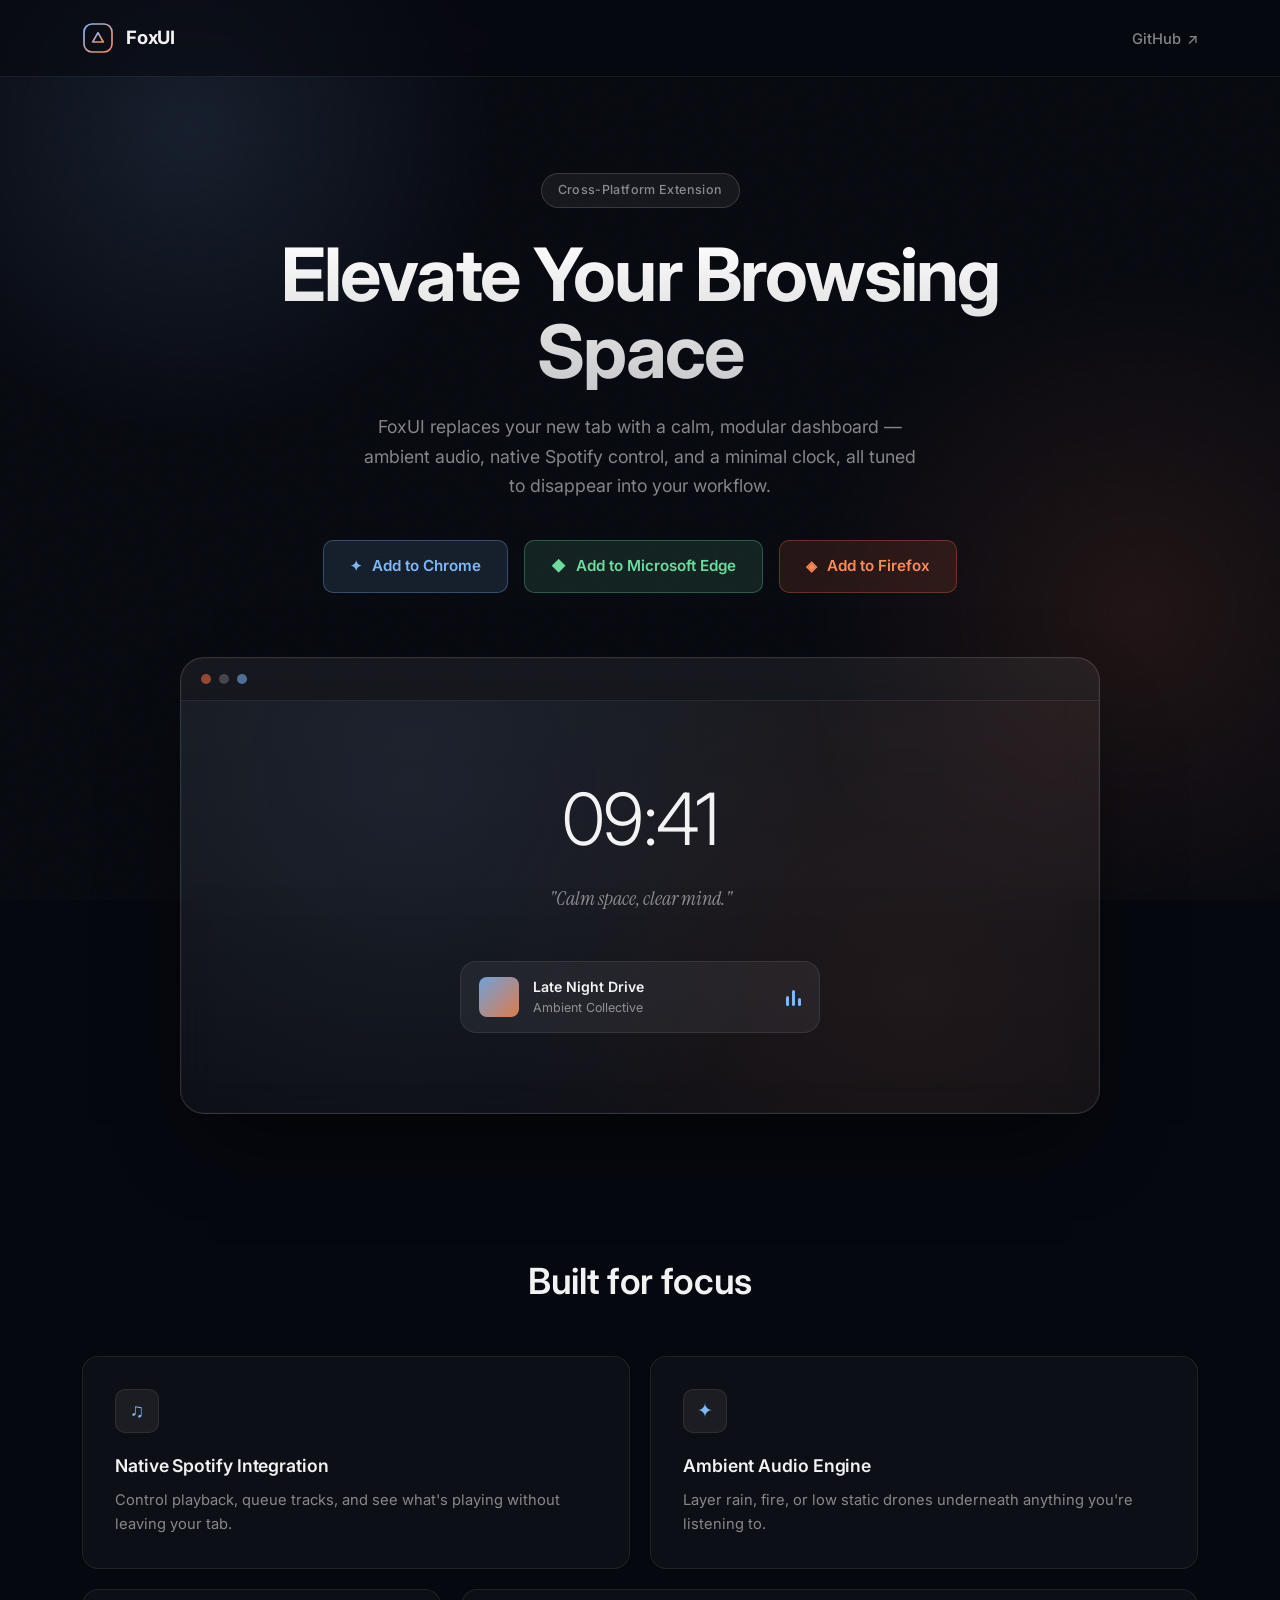
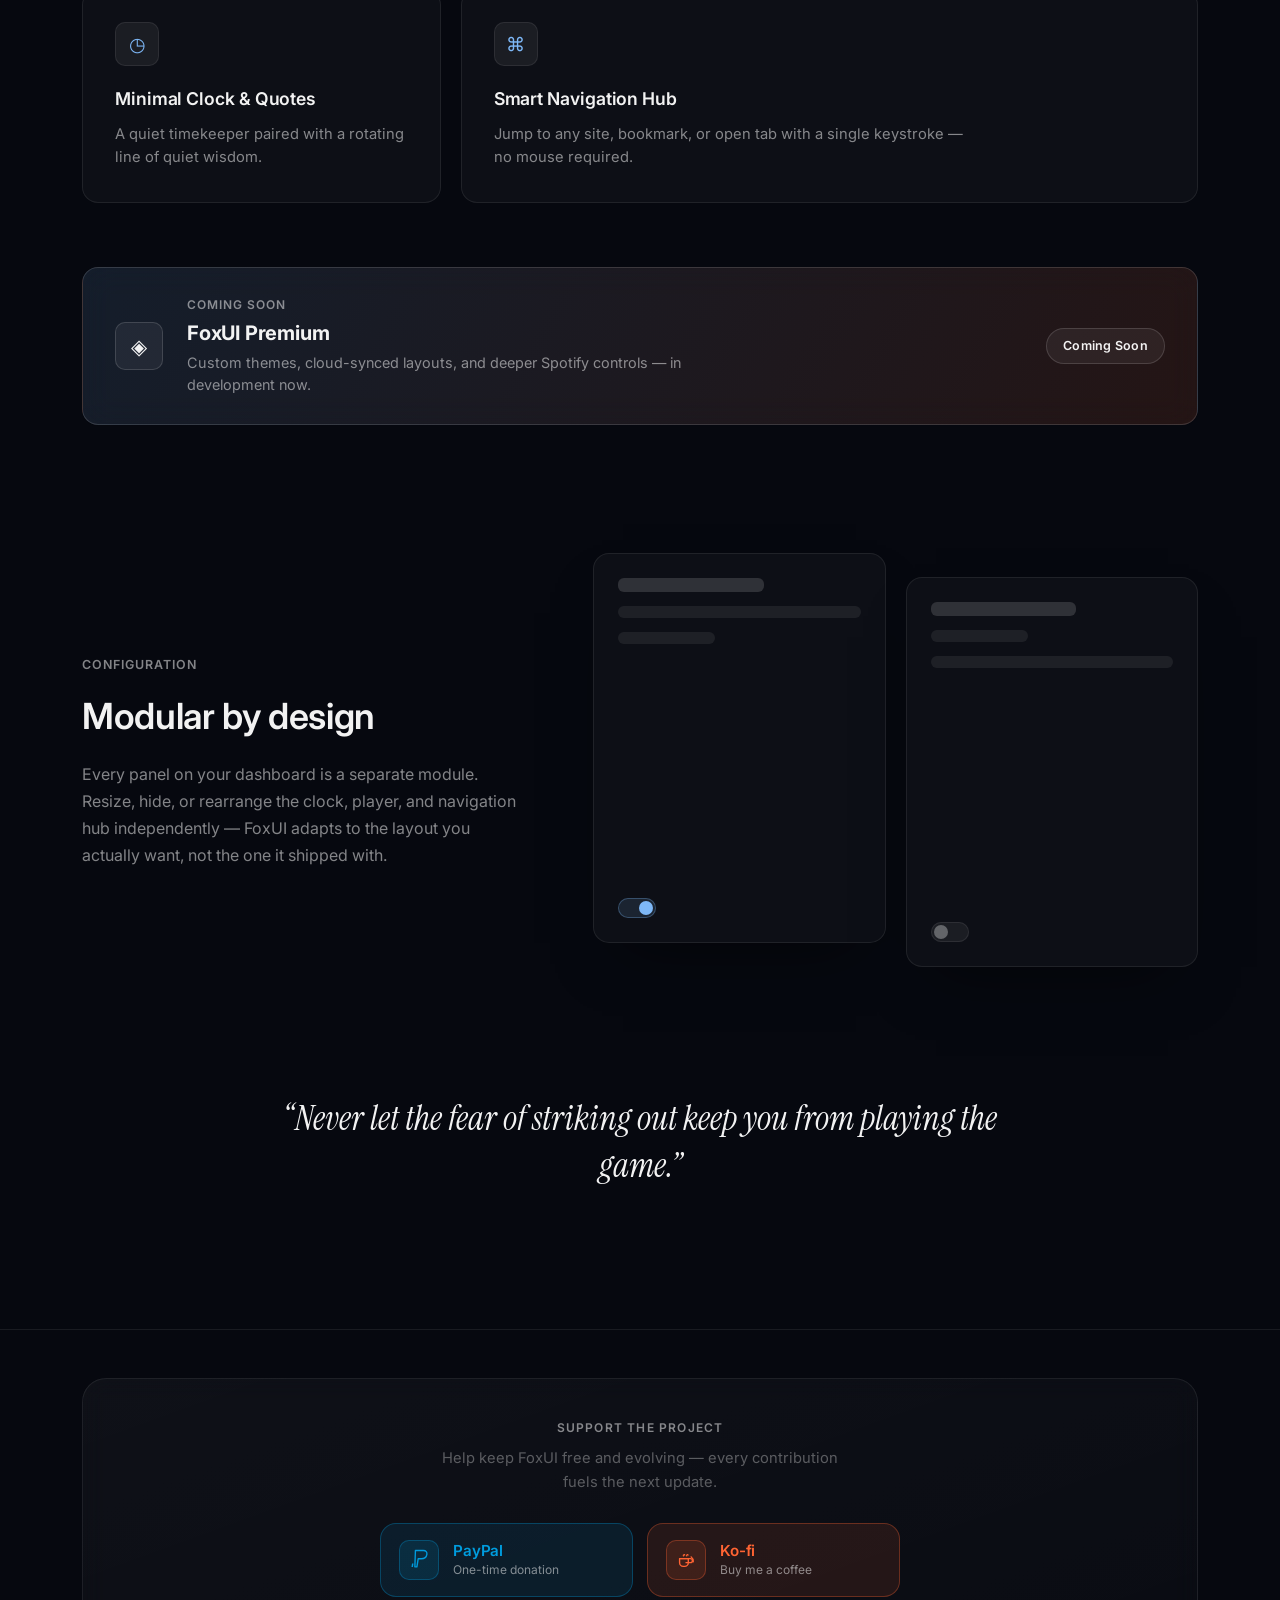
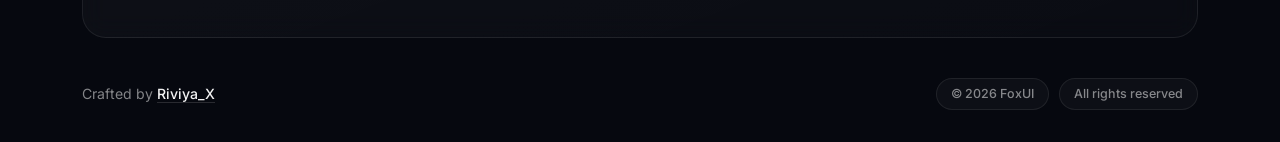
<file: Site/index.html>
<!doctype html>
<html lang="en">
  <head>
    <meta charset="UTF-8" />
    <meta name="viewport" content="width=device-width, initial-scale=1.0" />
    <title>FoxUI — Elevate Your Browsing Space</title>
    <meta
      name="description"
      content="FoxUI is a cross-platform browser extension that brings ambient audio, native Spotify integration, and a calm, modular dashboard to your new tab."
    />

    <link rel="preconnect" href="https://fonts.googleapis.com" />
    <link rel="preconnect" href="https://fonts.gstatic.com" crossorigin />
    <link
      href="https://fonts.googleapis.com/css2?family=Inter:wght@300;400;500;600;700&family=Instrument+Serif:ital@1&display=swap"
      rel="stylesheet"
    />
    <link rel="shortcut icon" href="logo.png" type="image/x-icon" />
    <!-- Open Graph / Facebook -->
    <meta property="og:type" content="website" />
    <meta property="og:url" content="https://riviyax.github.io/foxui/" />
    <!-- Replace with your actual live URL -->
    <meta property="og:title" content="FoxUI — Elevate Your Browsing Space" />
    <meta
      property="og:description"
      content="FoxUI replaces your new tab with a calm, modular dashboard featuring ambient audio, native Spotify integration, and a minimal clock."
    />
    <meta
      property="og:image"
      content="https://raw.githubusercontent.com/riviyax/FoxUI/refs/heads/main/Site/og-banner.png"
    />
    <!-- Absolute path to your banner -->

    <!-- Twitter -->
    <meta property="twitter:card" content="summary_large_image" />
    <meta property="twitter:url" content="https://riviyax.github.io/foxui/" />
    <!-- Replace with your actual live URL -->
    <meta
      property="twitter:title"
      content="FoxUI — Elevate Your Browsing Space"
    />
    <meta
      property="twitter:description"
      content="FoxUI replaces your new tab with a calm, modular dashboard featuring ambient audio, native Spotify integration, and a minimal clock."
    />
    <meta
      property="twitter:image"
      content="https://raw.githubusercontent.com/riviyax/FoxUI/refs/heads/main/Site/og-banner.png"
    />
    <!-- Absolute path to your banner -->
    <link rel="stylesheet" href="style.css" />
  </head>
  <body>
    <!-- Ambient background glows -->
    <div class="ambient-bg" aria-hidden="true">
      <div class="glow glow-chrome"></div>
      <div class="glow glow-firefox"></div>
    </div>

    <div class="page">
      <!-- ===================== NAVBAR ===================== -->
      <header class="navbar">
        <div class="navbar__inner">
          <a href="#" class="brand" aria-label="FoxUI home">
            <img
              class="brand__logo"
              src="data:image/svg+xml;utf8,%3Csvg xmlns='http://www.w3.org/2000/svg' viewBox='0 0 48 48'%3E%3Cdefs%3E%3ClinearGradient id='g' x1='0' y1='0' x2='1' y2='1'%3E%3Cstop offset='0' stop-color='%237eb8f7'/%3E%3Cstop offset='1' stop-color='%23ff8b54'/%3E%3C/linearGradient%3E%3C/defs%3E%3Crect x='3' y='3' width='42' height='42' rx='12' fill='none' stroke='url(%23g)' stroke-width='2.5'/%3E%3Cpath d='M16 30 L24 16 L32 30 Z' fill='none' stroke='url(%23g)' stroke-width='2.5' stroke-linejoin='round'/%3E%3C/svg%3E"
              alt="FoxUI logo"
              width="32"
              height="32"
              loading="eager"
            />
            <span class="brand__name">FoxUI</span>
          </a>

          <nav class="navbar__links" aria-label="Primary">
            <a
              class="navbar__github"
              href="https://github.com/riviyax/foxui"
              target="_blank"
              rel="noopener noreferrer"
            >
              GitHub <span aria-hidden="true">↗</span>
            </a>
          </nav>
        </div>
      </header>

      <main>
        <!-- ===================== HERO ===================== -->
        <section class="hero" aria-labelledby="hero-title">
          <div class="hero__inner">
            <span class="badge">Cross-Platform Extension</span>

            <h1 id="hero-title" class="hero__title">
              Elevate Your Browsing Space
            </h1>

            <p class="hero__subtitle">
              FoxUI replaces your new tab with a calm, modular dashboard —
              ambient audio, native Spotify control, and a minimal clock, all
              tuned to disappear into your workflow.
            </p>

            <div class="cta-row">
              <button
                type="button"
                class="btn btn--chrome"
                data-open-modal="release-modal"
              >
                <span class="btn__icon" aria-hidden="true">✦</span>
                Add to Chrome
              </button>
            </a>
            <a href="https://microsoftedge.microsoft.com/addons/detail/fhllhpobplkinfabebgcmefpkbceiglg">
              <button
                type="button"
                class="btn btn--edge"
              >
                <span class="btn__icon" aria-hidden="true">◆</span>
                Add to Microsoft Edge
              </button></a>
              <a
                href="https://addons.mozilla.org/en-US/firefox/addon/foxui-custom-chrome-tab/"
                class="btn btn--firefox"
              >
                <span class="btn__icon" aria-hidden="true">◈</span>
                Add to Firefox
              </a>
            </div>
          </div>

          <!-- ===================== MOCKUP WINDOW ===================== -->
          <div
            class="mockup"
            role="img"
            aria-label="Preview of the FoxUI dashboard showing the ambient new tab interface"
          >
            <div class="mockup__chrome">
              <span class="mockup__dot mockup__dot--a"></span>
              <span class="mockup__dot mockup__dot--b"></span>
              <span class="mockup__dot mockup__dot--c"></span>
            </div>
            <div class="mockup__screen">
              <div class="mockup__clock">09:41</div>
              <div class="mockup__quote">"Calm space, clear mind."</div>
              <div class="mockup__player">
                <div class="mockup__player-art" aria-hidden="true"></div>
                <div class="mockup__player-meta">
                  <span class="mockup__player-track">Late Night Drive</span>
                  <span class="mockup__player-artist">Ambient Collective</span>
                </div>
                <span class="mockup__player-icon" aria-hidden="true">
                  <span class="eq-bar"></span>
                  <span class="eq-bar"></span>
                  <span class="eq-bar"></span>
                </span>
              </div>
            </div>
          </div>
        </section>

        <!-- ===================== FEATURES GRID ===================== -->
        <section class="features" aria-labelledby="features-title">
          <h2 id="features-title" class="section-title">Built for focus</h2>

          <div class="features__grid">
            <article class="card card--span-6">
              <span class="card__icon" aria-hidden="true">♫</span>
              <h3 class="card__title">Native Spotify Integration</h3>
              <p class="card__text">
                Control playback, queue tracks, and see what's playing without
                leaving your tab.
              </p>
            </article>

            <article class="card card--span-6">
              <span class="card__icon" aria-hidden="true">✦</span>
              <h3 class="card__title">Ambient Audio Engine</h3>
              <p class="card__text">
                Layer rain, fire, or low static drones underneath anything
                you're listening to.
              </p>
            </article>

            <article class="card card--span-4">
              <span class="card__icon" aria-hidden="true">◷</span>
              <h3 class="card__title">Minimal Clock &amp; Quotes</h3>
              <p class="card__text">
                A quiet timekeeper paired with a rotating line of quiet wisdom.
              </p>
            </article>

            <article class="card card--span-8">
              <span class="card__icon" aria-hidden="true">⌘</span>
              <h3 class="card__title">Smart Navigation Hub</h3>
              <p class="card__text">
                Jump to any site, bookmark, or open tab with a single keystroke
                — no mouse required.
              </p>
            </article>
          </div>
        </section>

        <!-- ===================== PREMIUM TEASER ===================== -->
        <section class="premium" aria-labelledby="premium-title">
          <div class="premium__panel">
            <span class="premium__icon" aria-hidden="true">◈</span>
            <div class="premium__copy">
              <span class="premium__eyebrow">Coming soon</span>
              <h2 id="premium-title" class="premium__title">FoxUI Premium</h2>
              <p class="premium__text">
                Custom themes, cloud-synced layouts, and deeper Spotify controls
                — in development now.
              </p>
            </div>
            <span class="premium__status">Coming Soon</span>
          </div>
        </section>

        <!-- ===================== SETTINGS / DUAL PANEL ===================== -->
        <section class="settings" aria-labelledby="settings-title">
          <div class="settings__copy">
            <span class="eyebrow">Configuration</span>
            <h2 id="settings-title" class="section-title">Modular by design</h2>
            <p class="settings__text">
              Every panel on your dashboard is a separate module. Resize, hide,
              or rearrange the clock, player, and navigation hub independently —
              FoxUI adapts to the layout you actually want, not the one it
              shipped with.
            </p>
          </div>

          <div class="settings__panels">
            <div
              class="panel-img panel-img--a"
              role="img"
              aria-label="Settings panel showing layout density controls"
            >
              <div class="panel-img__row panel-img__row--title"></div>
              <div class="panel-img__row"></div>
              <div class="panel-img__row panel-img__row--short"></div>
              <div class="panel-img__toggle"></div>
            </div>
            <div
              class="panel-img panel-img--b"
              role="img"
              aria-label="Settings panel showing module visibility controls"
            >
              <div class="panel-img__row panel-img__row--title"></div>
              <div class="panel-img__row panel-img__row--short"></div>
              <div class="panel-img__row"></div>
              <div class="panel-img__toggle panel-img__toggle--off"></div>
            </div>
          </div>
        </section>

        <!-- ===================== QUOTE BANNER ===================== -->
        <section class="quote-banner" aria-label="Featured quote">
          <p class="quote-banner__text">
            “Never let the fear of striking out keep you from playing the game.”
          </p>
        </section>
      </main>

      <!-- ===================== FOOTER ===================== -->
      <footer class="footer">
        <div class="footer__inner">
          <div class="footer__support">
            <div class="footer__support-header">
              <span class="footer__support-label">Support the project</span>
              <p class="footer__support-text">
                Help keep FoxUI free and evolving — every contribution fuels the
                next update.
              </p>
            </div>
            <div class="footer__donate">
              <a
                href="https://www.paypal.com/donate/?hosted_button_id=242RGHUKPYWKY"
                target="_blank"
                rel="noopener noreferrer"
                class="donate-btn donate-btn--paypal"
                aria-label="Donate via PayPal"
              >
                <span class="donate-btn__icon" aria-hidden="true">
                  <svg
                    viewBox="0 0 24 24"
                    fill="none"
                    xmlns="http://www.w3.org/2000/svg"
                  >
                    <path
                      d="M7.5 19.5h2.2l1.4-8.8h3.4c3.4 0 5.6-1.7 6.1-4.8.4-2.6-1-4.2-3.8-4.2H8.1L7.5 19.5Z"
                      stroke="currentColor"
                      stroke-width="1.5"
                      stroke-linejoin="round"
                    />
                    <path
                      d="M6 19.5H3.8l.6-3.8H6l-.6 3.8Z"
                      fill="currentColor"
                    />
                  </svg>
                </span>
                <span class="donate-btn__label">
                  <span class="donate-btn__name">PayPal</span>
                  <span class="donate-btn__hint">One-time donation</span>
                </span>
                <span class="donate-btn__arrow" aria-hidden="true">↗</span>
              </a>
              <a
                href="https://ko-fi.com/riviya_x"
                target="_blank"
                rel="noopener noreferrer"
                class="donate-btn donate-btn--kofi"
                aria-label="Donate via Ko-fi"
              >
                <span class="donate-btn__icon" aria-hidden="true">
                  <svg
                    viewBox="0 0 24 24"
                    fill="none"
                    xmlns="http://www.w3.org/2000/svg"
                  >
                    <path
                      d="M5 10.5h11.8c1.2 0 2.2 1 2.2 2.2s-1 2.2-2.2 2.2H12"
                      stroke="currentColor"
                      stroke-width="1.5"
                      stroke-linecap="round"
                      stroke-linejoin="round"
                    />
                    <path
                      d="M5 10.5V15c0 2.2 1.8 4 4 4h1.5c2.2 0 4-1.8 4-4v-4.5H5Z"
                      stroke="currentColor"
                      stroke-width="1.5"
                      stroke-linejoin="round"
                    />
                    <path
                      d="M9.2 7.5c-.3-.5-.1-1.1.4-1.3.4-.2.9 0 1 .4M12.8 7.5c-.3-.5-.1-1.1.4-1.3.4-.2.9 0 1 .4"
                      stroke="currentColor"
                      stroke-width="1.3"
                      stroke-linecap="round"
                    />
                    <path
                      d="M17.5 8.5c1.5 1.2 2.5 3 2.5 5v.5"
                      stroke="currentColor"
                      stroke-width="1.3"
                      stroke-linecap="round"
                    />
                  </svg>
                </span>
                <span class="donate-btn__label">
                  <span class="donate-btn__name">Ko-fi</span>
                  <span class="donate-btn__hint">Buy me a coffee</span>
                </span>
                <span class="donate-btn__arrow" aria-hidden="true">↗</span>
              </a>
            </div>
          </div>

          <div class="footer__base">
            <p class="footer__credit">
              Crafted by
              <a href="https://riviyax.site" class="footer__link">Riviya_X</a>
            </p>
            <div class="footer__tags">
              <span class="tag">© 2026 FoxUI</span>
              <span class="tag">All rights reserved</span>
            </div>
          </div>
        </div>
      </footer>
    </div>

    <!-- ===================== RELEASE STATUS MODAL ===================== -->
    <div class="modal-overlay" id="release-modal" aria-hidden="true">
      <div
        class="modal"
        role="dialog"
        aria-modal="true"
        aria-labelledby="modal-title"
        aria-describedby="modal-desc"
      >
        <button
          type="button"
          class="modal__close"
          data-close-modal
          aria-label="Close dialog"
        >
          ✕
        </button>

        <span class="modal__eyebrow">Not on the store yet</span>
        <h2 id="modal-title" class="modal__title">
          We haven't published to the Web Store
        </h2>
        <p id="modal-desc" class="modal__text">
          FoxUI isn't listed on the Chrome or Edge add-on stores yet — the
          one-time $5 developer registration fee is still blocking that step.
          Until then, you can watch a quick walkthrough below and grab the
          source to install it manually.
        </p>

        <div class="modal__video">
          <iframe
            width="560"
            height="315"
            src="https://www.youtube.com/embed/8auc1vRZd1Y?si=msr60VP6R238j_bO"
            title="YouTube video player"
            frameborder="0"
            allow="
              accelerometer;
              autoplay;
              clipboard-write;
              encrypted-media;
              gyroscope;
              picture-in-picture;
              web-share;
            "
            referrerpolicy="strict-origin-when-cross-origin"
            allowfullscreen
          ></iframe>
        </div>

        <div class="modal__actions">
          <a
            href="https://github.com/riviyax/foxui/releases/latest"
            target="_blank"
            rel="noopener noreferrer"
            class="btn btn--chrome modal__download"
          >
            <span class="btn__icon" aria-hidden="true">⇩</span>
            Download Source Code
          </a>
          <button type="button" class="btn btn--ghost" data-close-modal>
            Maybe later
          </button>
        </div>
      </div>
    </div>

    <script>
      (function () {
        var openTriggers = document.querySelectorAll("[data-open-modal]");
        var closeTriggers = document.querySelectorAll("[data-close-modal]");
        var lastFocused = null;

        function openModal(id) {
          var modal = document.getElementById(id);
          if (!modal) return;
          lastFocused = document.activeElement;
          modal.classList.add("is-open");
          modal.setAttribute("aria-hidden", "false");
          document.body.classList.add("modal-open");
          var closeBtn = modal.querySelector(".modal__close");
          if (closeBtn) closeBtn.focus();
        }

        function closeModal(modal) {
          modal.classList.remove("is-open");
          modal.setAttribute("aria-hidden", "true");
          document.body.classList.remove("modal-open");
          if (lastFocused) lastFocused.focus();
        }

        openTriggers.forEach(function (btn) {
          btn.addEventListener("click", function () {
            openModal(btn.getAttribute("data-open-modal"));
          });
        });

        closeTriggers.forEach(function (btn) {
          btn.addEventListener("click", function () {
            var modal = btn.closest(".modal-overlay");
            if (modal) closeModal(modal);
          });
        });

        document.querySelectorAll(".modal-overlay").forEach(function (overlay) {
          overlay.addEventListener("click", function (e) {
            if (e.target === overlay) closeModal(overlay);
          });
        });

        document.addEventListener("keydown", function (e) {
          if (e.key === "Escape") {
            document
              .querySelectorAll(".modal-overlay.is-open")
              .forEach(closeModal);
          }
        });
      })();
    </script>
  </body>
</html>
</file>
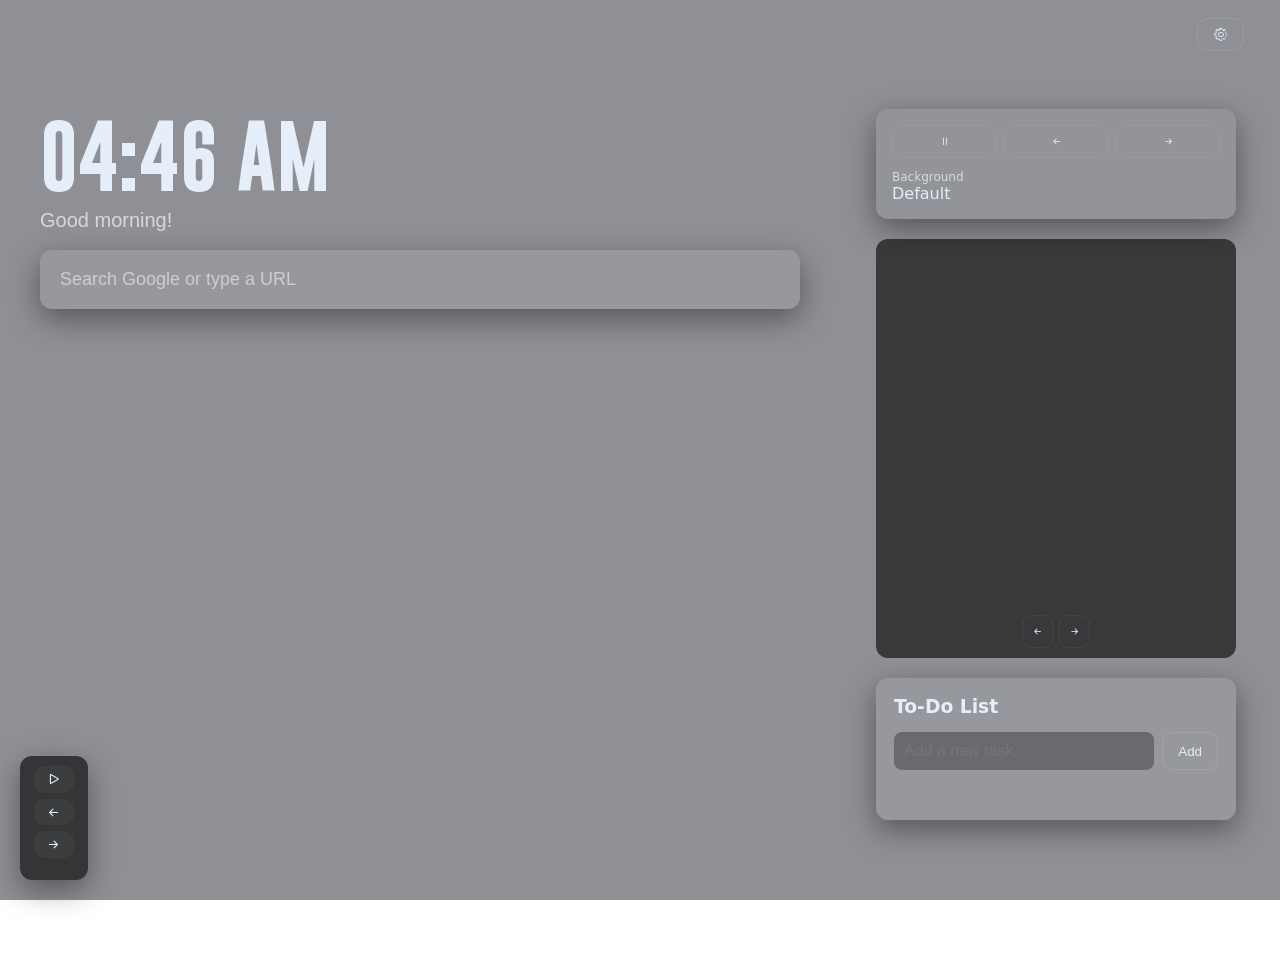
<file: newtab.html>
<!DOCTYPE html>
<html lang="en">
  <head>
    <meta charset="utf-8" />
    <meta name="viewport" content="width=device-width,initial-scale=1" />
    <title>New Tab</title>
    <link rel="shortcut icon" href="assets/fav.ico" type="image/x-icon" />
    <link
      rel="stylesheet"
      href="https://cdn.jsdelivr.net/npm/bootstrap-icons@1.13.1/font/bootstrap-icons.min.css"
    />
    <link rel="stylesheet" href="styles.css" />
  </head>
  <body>
    <div id="bg-container">
      <video id="bg-video" autoplay muted loop playsinline></video>
      <img id="bg-image" />
      <div id="overlay"></div>
    </div>

    <header class="topbar">
      <div class="brand"></div>
      <div class="right-controls">
        <button id="open-settings" class="btn">
          <i class="bi bi-gear"></i>
        </button>
      </div>
    </header>

    <main class="dashboard">
      <div class="left-panel">
        <div class="clock" id="clock">--:--</div>
        <div class="greeting" id="greeting">Good day</div>

        <div class="search-card">
          <input id="search" placeholder="Search Google or type a URL" />
        </div>

        <div class="quick-links" id="quick-links"></div>
      </div>

      <div class="right-panel">
        <div id="card-area"> 

          <div id="bg-controls-card" class="controls-card" draggable="true">
            <div class="controls-row">
              <button id="toggle-play" class="control">
                <i class="bi bi-pause"></i>
              </button>
              <button id="prev-bg" class="control">
                <i class="bi bi-arrow-left-short"></i>
              </button>
              <button id="next-bg" class="control">
                <i class="bi bi-arrow-right-short"></i>
              </button>
            </div>
            <div class="label">Background</div>
            <div id="current-bg-name" class="muted">Default</div>
          </div>

          <div id="spotify-player-card" class="spotify-card" draggable="true">
            <iframe
              id="spotify-player"
              style="border-radius: 12px"
              src="https://open.spotify.com/embed/playlist/37i9dQZF1DWYfNJLV7OBMA?utm_source=generator"
              width="100%"
              height="352"
              frameborder="0"
              allow="autoplay; clipboard-write; encrypted-media; fullscreen; picture-in-picture"
              loading="lazy"
            ></iframe>
            <div
              class="spotify-controls"
              style="margin-top: 10px; text-align: center"
            >
              <button id="spotify-prev" class="control">
                <i class="bi bi-arrow-left-short"></i>
              </button>
              <button id="spotify-next" class="control">
                <i class="bi bi-arrow-right-short"></i>
              </button>
            </div>
          </div>

          <div id="todo-card-module" class="todo-card" draggable="true">
            <h3>To-Do List</h3>
            <div class="todo-input-group">
              <input
                type="text"
                id="todo-input"
                placeholder="Add a new task..."
              />
              <button id="add-todo-btn" class="btn todo-add-btn">Add</button>
            </div>
            <p id="errmsg"></p>
            <ul id="todo-list"></ul>
          </div>
          
        </div> 
        </div>
      </main>

    <dialog id="settings" class="dialog">
      <form method="dialog" id="settings-form">
        <h3>Customize Background</h3>

        <div class="field">
          <label>Slideshow</label>
          <div style="display: flex; gap: 12px; align-items: center">
            <label style="display: flex; gap: 8px; align-items: center">
              <input id="slideshow-enable" type="checkbox" /> Enable slideshow
            </label>
            <label style="display: flex; gap: 8px; align-items: center">
              Interval (sec):
              <input
                id="slideshow-interval"
                type="number"
                min="3"
                value="8"
                style="width: 70px"
              />
            </label>
          </div>
        </div>

        <hr />

        <div class="field">
          <label>Toggle Pannels</label>
          <div style="display: flex; gap: 12px; align-items: center">
            <label style="display: flex; gap: 8px; align-items: center">
              <input id="bg-toggle" type="checkbox" /> Hide BG Player
            </label>
            <label style="display: flex; gap: 8px; align-items: center">
              <input id="spotify-toggle" type="checkbox" /> Hide Spotify Player
            </label>

            <label style="display: flex; gap: 8px; align-items: center">
              <input id="todo-toggle" type="checkbox" /> Hide To-Do List
            </label>
          </div>
        </div>
<hr>
<div class="field">
          <div style="display: flex; gap: 12px; align-items: center">
            <label style="display: flex; gap: 8px; align-items: center">Lock Pannels
              <input id="lock-toggle" type="checkbox" /> 
            </label>
          </div>
        </div>
        <hr />

        <div class="field">
          <label>Choose default image</label>
          <select id="image-select">
            <option value="">(none)</option>
          </select>
        </div>

        <div class="field">
          <label>Choose default video</label>
          <select id="video-select">
            <option value="">(none)</option>
          </select>
        </div>

        <div class="field">
          <label>Or upload image/video</label>
          <input id="file-input" type="file" accept="image/*,video/*" />
        </div>

        <hr />

        <h4>Quick links</h4>
        <div class="field">
          <label>Add / edit quick links (title + URL)</label>
          <div style="display: flex; gap: 8px; margin-bottom: 8px">
            <input
              id="quick-title"
              placeholder="Title (e.g. GitHub)"
              style="flex: 1"
            />
            <input
              id="quick-url"
              placeholder="https://..."
              style="flex: 2"
              class="urlAdd"
            />
            <button id="add-quick" type="button" class="btn">Add</button>
          </div>
          <div
            id="quick-list-editor"
            style="
              display: flex;
              flex-direction: column;
              gap: 6px;
              max-height: 160px;
              overflow: auto;
            "
          ></div>
        </div>

        <h4>Music</h4>
        <div class="field">
          <label>Choose packaged music</label>
          <select id="music-select">
            <option value="">(none)</option>
          </select>
        </div>

        <div class="field">
          <label>Or upload audio file</label>
          <input id="audio-input" type="file" accept="audio/*" />
        </div>

        <div class="field">
          <label>Overlay darkness (0 - 1)</label>
          <input
            id="overlay-range"
            type="range"
            min="0"
            max="1"
            step="0.05"
            value="0.45"
          />
        </div>

        <menu>
          <button id="save-btn" type="submit">Save</button>
          <button id="close-btn" type="button">Close</button>
          <p class="footerText">Made with ♥ by Riviya_X</p>
        </menu>
      </form>
    </dialog>

    <div
      id="music-control"
      class="music-control"
      style="display: flex; align-items: center; gap: 6px"
    >
      <button
        id="music-play"
        class="control"
        style="
          display: inline-flex;
          align-items: center;
          justify-content: center;
          padding: 4px 6px;
        "
      >
        <i
          class="bi bi-play"
          style="font-size: 18px; line-height: 1; display: inline-block"
        ></i>
      </button>
      <button
        id="music-prev"
        class="control"
        style="
          display: inline-flex;
          align-items: center;
          justify-content: center;
          padding: 4px 6px;
        "
      >
        <i
          class="bi bi-arrow-left-short"
          style="font-size: 18px; line-height: 1; display: inline-block"
        ></i>
      </button>
      <button
        id="music-next"
        class="control"
        style="
          display: inline-flex;
          align-items: center;
          justify-content: center;
          padding: 4px 6px;
        "
      >
        <i
          class="bi bi-arrow-right-short"
          style="font-size: 18px; line-height: 1; display: inline-block"
        ></i>
      </button>
      <div
        id="music-title"
        style="
          font-size: 12px;
          margin-top: 6px;
          color: var(--muted);
          max-width: 220px;
          white-space: nowrap;
          overflow: hidden;
          text-overflow: ellipsis;
        "
      ></div>
    </div>

    <audio id="audio-player" preload="auto"></audio>

    <script type="module" src="newtab-dom.js"></script>
    <script src="todo.js"></script>
  </body>
</html>
</file>
<file: Site/style.css>
/* ===========================================================
   FoxUI — Stylesheet
   Dark mode glassmorphism design system
   =========================================================== */

/* -----------------------------------------------------------
   1. Design tokens
----------------------------------------------------------- */
:root {
  /* Backgrounds */
  --bg-deep: #06080f;
  --card-bg-1: rgba(255, 255, 255, 0.03);
  --card-bg-2: rgba(255, 255, 255, 0.06);

  /* Borders */
  --border-soft: rgba(255, 255, 255, 0.08);
  --border-strong: rgba(255, 255, 255, 0.14);

  /* Text */
  --text-primary: rgba(255, 255, 255, 0.95);
  --text-muted: rgba(255, 255, 255, 0.5);
  --text-faint: rgba(255, 255, 255, 0.32);

  /* Accent — Chrome */
  --chrome: #7eb8f7;
  --chrome-bg: rgba(126, 184, 247, 0.12);
  --chrome-border: rgba(126, 184, 247, 0.3);

  /* Accent — Firefox */
  --firefox: #ff8b54;
  --firefox-bg: rgba(255, 113, 64, 0.12);
  --firefox-border: rgba(255, 113, 64, 0.3);

  /* Accent — Edge */
  --edge: #6bdb9e;
  --edge-bg: rgba(107, 219, 158, 0.12);
  --edge-border: rgba(107, 219, 158, 0.3);

  /* Accent — Donate */
  --paypal: #009cde;
  --paypal-bg: rgba(0, 156, 222, 0.1);
  --paypal-border: rgba(0, 156, 222, 0.32);
  --paypal-glow: rgba(0, 156, 222, 0.4);
  --kofi: #ff6433;
  --kofi-bg: rgba(255, 100, 51, 0.1);
  --kofi-border: rgba(255, 100, 51, 0.32);
  --kofi-glow: rgba(255, 100, 51, 0.4);

  /* Type */
  --font-body: 'Inter', sans-serif;
  --font-serif: 'Instrument Serif', Georgia, serif;

  /* Layout */
  --max-width: 1180px;
  --radius-lg: 24px;
  --radius-md: 16px;
  --radius-sm: 10px;

  /* Motion */
  --ease: cubic-bezier(0.22, 1, 0.36, 1);
}

/* -----------------------------------------------------------
   2. Reset
----------------------------------------------------------- */
* {
  margin: 0;
  padding: 0;
  box-sizing: border-box;
}

html {
  -webkit-font-smoothing: antialiased;
  -moz-osx-font-smoothing: grayscale;
  scroll-behavior: smooth;
}

body {
  background-color: var(--bg-deep);
  color: var(--text-primary);
  font-family: var(--font-body);
  font-weight: 400;
  line-height: 1.5;
  min-height: 100vh;
  overflow-x: hidden;
  position: relative;
  padding-inline: env(safe-area-inset-left) env(safe-area-inset-right);
}

body.modal-open {
  overflow: hidden;
}

img {
  display: block;
  max-width: 100%;
}

a {
  color: inherit;
  text-decoration: none;
}

ul,
ol {
  list-style: none;
}

button {
  font: inherit;
  border: none;
  background: none;
  cursor: pointer;
}

@media (prefers-reduced-motion: reduce) {
  * {
    animation-duration: 0.01ms !important;
    animation-iteration-count: 1 !important;
    transition-duration: 0.01ms !important;
    scroll-behavior: auto !important;
  }
}

:focus-visible {
  outline: 2px solid var(--chrome);
  outline-offset: 3px;
  border-radius: 4px;
}

/* -----------------------------------------------------------
   3. Ambient background
----------------------------------------------------------- */
.ambient-bg {
  position: fixed;
  inset: 0;
  z-index: 0;
  overflow: hidden;
  pointer-events: none;
}

.glow {
  position: absolute;
  border-radius: 50%;
  filter: blur(10px);
  opacity: 0.55;
  will-change: transform;
}

.glow-chrome {
  width: 620px;
  height: 620px;
  top: -180px;
  left: -120px;
  background: radial-gradient(circle, rgba(126, 184, 247, 0.22) 0%, rgba(126, 184, 247, 0) 70%);
  animation: drift-a 22s ease-in-out infinite;
}

.glow-firefox {
  width: 680px;
  height: 680px;
  top: 30%;
  right: -200px;
  background: radial-gradient(circle, rgba(255, 113, 64, 0.18) 0%, rgba(255, 113, 64, 0) 70%);
  animation: drift-b 26s ease-in-out infinite;
}

/* Subtle grain so the dark field reads as material, not a flat gradient */
.ambient-bg::after {
  content: '';
  position: absolute;
  inset: -10%;
  background-image: url("data:image/svg+xml;utf8,%3Csvg xmlns='http://www.w3.org/2000/svg' width='160' height='160'%3E%3Cfilter id='n'%3E%3CfeTurbulence type='fractalNoise' baseFrequency='0.9' numOctaves='2' stitchTiles='stitch'/%3E%3C/filter%3E%3Crect width='100%25' height='100%25' filter='url(%23n)'/%3E%3C/svg%3E");
  opacity: 0.035;
  mix-blend-mode: overlay;
}

@keyframes drift-a {
  0%, 100% { transform: translate(0, 0) scale(1); }
  50% { transform: translate(40px, 60px) scale(1.08); }
}

@keyframes drift-b {
  0%, 100% { transform: translate(0, 0) scale(1); }
  50% { transform: translate(-50px, -40px) scale(1.05); }
}

/* Content layer sits above the ambient background */
.page {
  position: relative;
  z-index: 1;
}

/* -----------------------------------------------------------
   4. Layout helpers
----------------------------------------------------------- */
.navbar__inner,
.hero__inner,
.features,
.premium,
.settings,
.quote-banner,
.footer__inner {
  width: 100%;
  max-width: var(--max-width);
  margin-inline: auto;
  padding-inline: clamp(20px, 4vw, 32px);
}

.section-title {
  font-size: clamp(1.6rem, 1.1rem + 1.5vw, 2.25rem);
  font-weight: 600;
  letter-spacing: -0.01em;
  color: var(--text-primary);
}

.eyebrow {
  display: inline-block;
  font-size: 0.78rem;
  font-weight: 600;
  letter-spacing: 0.08em;
  text-transform: uppercase;
  color: var(--text-muted);
  margin-bottom: 14px;
}

/* -----------------------------------------------------------
   5. Navbar
----------------------------------------------------------- */
.navbar {
  position: sticky;
  top: 0;
  z-index: 10;
  backdrop-filter: blur(16px);
  -webkit-backdrop-filter: blur(16px);
  background: rgba(6, 8, 15, 0.55);
  border-bottom: 1px solid var(--border-soft);
}

.navbar__inner {
  display: flex;
  align-items: center;
  justify-content: space-between;
  height: 76px;
}

.brand {
  display: flex;
  align-items: center;
  gap: 12px;
}

.brand__logo {
  width: 32px;
  height: 32px;
  flex-shrink: 0;
}

.brand__name {
  font-size: 1.15rem;
  font-weight: 700;
  letter-spacing: -0.01em;
  color: var(--text-primary);
}

.navbar__github {
  font-size: 0.92rem;
  font-weight: 500;
  color: var(--text-muted);
  display: inline-flex;
  align-items: center;
  gap: 6px;
  transition: color 0.2s var(--ease);
}

.navbar__github:hover {
  color: var(--text-primary);
}

/* -----------------------------------------------------------
   6. Hero
----------------------------------------------------------- */
.hero {
  display: flex;
  flex-direction: column;
  align-items: center;
  text-align: center;
  padding-top: 96px;
  padding-bottom: 0;
}

.hero__inner {
  display: flex;
  flex-direction: column;
  align-items: center;
}

.badge {
  display: inline-flex;
  align-items: center;
  padding: 7px 16px;
  border-radius: 999px;
  background: var(--card-bg-2);
  border: 1px solid var(--border-strong);
  font-size: 0.78rem;
  font-weight: 500;
  letter-spacing: 0.03em;
  color: var(--text-muted);
  margin-bottom: 28px;
}

.hero__title {
  font-size: clamp(2.6rem, 1.8rem + 3.5vw, 4.6rem);
  font-weight: 700;
  letter-spacing: -0.025em;
  line-height: 1.05;
  max-width: 880px;
  color: var(--text-primary);
  background: linear-gradient(
    180deg,
    rgba(255, 255, 255, 1) 0%,
    rgba(255, 255, 255, 0.78) 100%
  );
  -webkit-background-clip: text;
  background-clip: text;
  -webkit-text-fill-color: transparent;
}

.hero__subtitle {
  margin-top: 22px;
  max-width: 560px;
  font-size: clamp(1rem, 0.95rem + 0.2vw, 1.15rem);
  font-weight: 400;
  line-height: 1.65;
  color: var(--text-muted);
}

.cta-row {
  display: flex;
  flex-wrap: wrap;
  justify-content: center;
  gap: 16px;
  margin-top: 40px;
}

.btn {
  display: inline-flex;
  align-items: center;
  gap: 10px;
  padding: 14px 26px;
  border-radius: var(--radius-sm);
  font-size: 0.95rem;
  font-weight: 600;
  border: 1px solid transparent;
  transition: transform 0.2s var(--ease), background 0.2s var(--ease), box-shadow 0.2s var(--ease);
}

.btn__icon {
  font-size: 0.95em;
  line-height: 1;
}

.btn--chrome {
  color: var(--chrome);
  background: var(--chrome-bg);
  border-color: var(--chrome-border);
}

.btn--chrome:hover {
  transform: translateY(-2px);
  box-shadow: 0 10px 30px -10px rgba(126, 184, 247, 0.45);
}

.btn--firefox {
  color: var(--firefox);
  background: var(--firefox-bg);
  border-color: var(--firefox-border);
}

.btn--firefox:hover {
  transform: translateY(-2px);
  box-shadow: 0 10px 30px -10px rgba(255, 113, 64, 0.45);
}

.btn--edge {
  color: var(--edge);
  background: var(--edge-bg);
  border-color: var(--edge-border);
}

.btn--edge:hover {
  transform: translateY(-2px);
  box-shadow: 0 10px 30px -10px rgba(107, 219, 158, 0.45);
}

.btn--ghost {
  color: var(--text-muted);
  background: transparent;
  border-color: var(--border-soft);
}

.btn--ghost:hover {
  color: var(--text-primary);
  border-color: var(--border-strong);
  transform: translateY(-2px);
}

/* -----------------------------------------------------------
   7. Mockup window
----------------------------------------------------------- */
.mockup {
  width: 100%;
  max-width: 920px;
  margin: 64px auto 0;
  border-radius: var(--radius-lg);
  border: 1px solid var(--border-strong);
  background: linear-gradient(180deg, var(--card-bg-2) 0%, var(--card-bg-1) 100%);
  box-shadow:
    0 40px 80px -30px rgba(0, 0, 0, 0.65),
    0 0 0 1px rgba(255, 255, 255, 0.02) inset;
  overflow: hidden;
  backdrop-filter: blur(20px);
  -webkit-backdrop-filter: blur(20px);
}

.mockup__chrome {
  display: flex;
  gap: 8px;
  padding: 16px 20px;
  border-bottom: 1px solid var(--border-soft);
}

.mockup__dot {
  width: 10px;
  height: 10px;
  border-radius: 50%;
  background: rgba(255, 255, 255, 0.14);
}

.mockup__dot--a { background: rgba(255, 113, 64, 0.55); }
.mockup__dot--b { background: rgba(255, 255, 255, 0.2); }
.mockup__dot--c { background: rgba(126, 184, 247, 0.55); }

.mockup__screen {
  position: relative;
  padding: 64px 40px 80px;
  display: flex;
  flex-direction: column;
  align-items: center;
  text-align: center;
  min-height: 360px;
  background:
    radial-gradient(circle at 25% 20%, rgba(126, 184, 247, 0.08), transparent 55%),
    radial-gradient(circle at 80% 70%, rgba(255, 113, 64, 0.07), transparent 55%);
}

.mockup__clock {
  font-size: clamp(3rem, 2.2rem + 3vw, 4.5rem);
  font-weight: 300;
  letter-spacing: -0.02em;
  color: var(--text-primary);
}

.mockup__quote {
  margin-top: 10px;
  font-family: var(--font-serif);
  font-style: italic;
  font-size: 1.25rem;
  color: var(--text-muted);
}

.mockup__player {
  margin-top: 48px;
  width: 100%;
  max-width: 360px;
  display: flex;
  align-items: center;
  gap: 14px;
  padding: 14px 18px;
  border-radius: var(--radius-md);
  background: var(--card-bg-2);
  border: 1px solid var(--border-soft);
  text-align: left;
}

.mockup__player-art {
  width: 40px;
  height: 40px;
  border-radius: 8px;
  flex-shrink: 0;
  background: linear-gradient(135deg, var(--chrome) 0%, var(--firefox) 100%);
  opacity: 0.85;
}

.mockup__player-meta {
  display: flex;
  flex-direction: column;
  gap: 2px;
  flex: 1;
  min-width: 0;
}

.mockup__player-track {
  font-size: 0.88rem;
  font-weight: 600;
  color: var(--text-primary);
  white-space: nowrap;
  overflow: hidden;
  text-overflow: ellipsis;
}

.mockup__player-artist {
  font-size: 0.78rem;
  color: var(--text-muted);
}

.mockup__player-icon {
  display: flex;
  align-items: flex-end;
  gap: 3px;
  height: 18px;
  flex-shrink: 0;
}

.eq-bar {
  width: 3px;
  border-radius: 2px;
  background: var(--chrome);
  transform-origin: bottom;
  animation: eq-pulse 0.9s var(--ease) infinite;
}

.eq-bar:nth-child(1) {
  height: 10px;
  animation-delay: 0s;
}

.eq-bar:nth-child(2) {
  height: 16px;
  animation-delay: 0.15s;
}

.eq-bar:nth-child(3) {
  height: 8px;
  animation-delay: 0.3s;
}

@keyframes eq-pulse {
  0%, 100% { transform: scaleY(0.45); opacity: 0.55; }
  50% { transform: scaleY(1); opacity: 1; }
}

/* -----------------------------------------------------------
   8. Features grid
----------------------------------------------------------- */
.features {
  padding-top: 140px;
}

.features .section-title {
  text-align: center;
  margin-bottom: 48px;
}

.features__grid {
  display: grid;
  grid-template-columns: repeat(12, 1fr);
  gap: 20px;
}

.card {
  position: relative;
  border-radius: var(--radius-md);
  background: var(--card-bg-1);
  border: 1px solid var(--border-soft);
  padding: 32px;
  transition: border-color 0.25s var(--ease), background 0.25s var(--ease), transform 0.25s var(--ease);
}

.card:hover {
  background: var(--card-bg-2);
  border-color: var(--border-strong);
  transform: translateY(-3px);
}

.card--span-6 { grid-column: span 6; }
.card--span-4 { grid-column: span 4; }
.card--span-8 { grid-column: span 8; }

.card__icon {
  display: inline-flex;
  align-items: center;
  justify-content: center;
  width: 44px;
  height: 44px;
  border-radius: var(--radius-sm);
  background: var(--card-bg-2);
  border: 1px solid var(--border-soft);
  font-size: 1.2rem;
  margin-bottom: 20px;
  color: var(--chrome);
}

.card__title {
  font-size: 1.1rem;
  font-weight: 600;
  letter-spacing: -0.005em;
  margin-bottom: 10px;
  color: var(--text-primary);
}

.card__text {
  font-size: 0.92rem;
  line-height: 1.6;
  color: var(--text-muted);
  max-width: 480px;
}

/* -----------------------------------------------------------
   9. Premium teaser
----------------------------------------------------------- */
.premium {
  padding-top: 64px;
}

.premium__panel {
  display: flex;
  align-items: center;
  gap: 24px;
  padding: 28px 32px;
  border-radius: var(--radius-md);
  background: linear-gradient(120deg, var(--chrome-bg) 0%, var(--firefox-bg) 100%);
  border: 1px solid var(--border-strong);
  backdrop-filter: blur(16px);
  -webkit-backdrop-filter: blur(16px);
}

.premium__icon {
  display: inline-flex;
  align-items: center;
  justify-content: center;
  width: 48px;
  height: 48px;
  flex-shrink: 0;
  border-radius: var(--radius-sm);
  background: var(--card-bg-2);
  border: 1px solid var(--border-strong);
  font-size: 1.3rem;
  color: var(--text-primary);
}

.premium__copy {
  flex: 1;
  min-width: 0;
}

.premium__eyebrow {
  display: block;
  font-size: 0.75rem;
  font-weight: 600;
  letter-spacing: 0.08em;
  text-transform: uppercase;
  color: var(--text-muted);
  margin-bottom: 4px;
}

.premium__title {
  font-size: 1.25rem;
  font-weight: 700;
  letter-spacing: -0.01em;
  color: var(--text-primary);
}

.premium__text {
  margin-top: 4px;
  font-size: 0.9rem;
  line-height: 1.55;
  color: var(--text-muted);
  max-width: 520px;
}

.premium__status {
  flex-shrink: 0;
  font-size: 0.78rem;
  font-weight: 600;
  letter-spacing: 0.02em;
  padding: 8px 16px;
  border-radius: 999px;
  background: var(--card-bg-2);
  border: 1px solid var(--border-strong);
  color: var(--text-primary);
  white-space: nowrap;
}

/* -----------------------------------------------------------
   10. Settings dual-panel section
----------------------------------------------------------- */
.settings {
  display: grid;
  grid-template-columns: minmax(0, 0.85fr) minmax(0, 1.15fr);
  gap: 64px;
  align-items: center;
  padding-top: 140px;
}

.settings__text {
  margin-top: 18px;
  font-size: 1rem;
  line-height: 1.7;
  color: var(--text-muted);
  max-width: 440px;
}

.settings__panels {
  display: flex;
  gap: 20px;
}

.panel-img {
  flex: 1;
  min-width: 0;
  aspect-ratio: 3 / 4;
  border-radius: var(--radius-md);
  background: var(--card-bg-1);
  border: 1px solid var(--border-soft);
  padding: 24px;
  display: flex;
  flex-direction: column;
  gap: 14px;
  box-shadow: 0 30px 60px -30px rgba(0, 0, 0, 0.55);
}

.panel-img--a { transform: translateY(-12px); }
.panel-img--b { transform: translateY(12px); }

.panel-img__row {
  height: 12px;
  border-radius: 6px;
  background: rgba(255, 255, 255, 0.07);
}

.panel-img__row--title {
  width: 60%;
  height: 14px;
  background: rgba(255, 255, 255, 0.14);
}

.panel-img__row--short {
  width: 40%;
}

.panel-img__toggle {
  margin-top: auto;
  width: 38px;
  height: 20px;
  border-radius: 999px;
  background: var(--chrome-bg);
  border: 1px solid var(--chrome-border);
  position: relative;
}

.panel-img__toggle::after {
  content: '';
  position: absolute;
  top: 2px;
  right: 2px;
  width: 14px;
  height: 14px;
  border-radius: 50%;
  background: var(--chrome);
}

.panel-img__toggle--off {
  background: var(--card-bg-2);
  border-color: var(--border-soft);
}

.panel-img__toggle--off::after {
  right: auto;
  left: 2px;
  background: var(--text-faint);
}

/* -----------------------------------------------------------
   10. Quote banner
----------------------------------------------------------- */
.quote-banner {
  padding-top: 140px;
  padding-bottom: 20px;
  display: flex;
  justify-content: center;
}

.quote-banner__text {
  font-family: var(--font-serif);
  font-style: italic;
  font-size: clamp(1.4rem, 1.1rem + 1.3vw, 2.1rem);
  line-height: 1.4;
  text-align: center;
  max-width: 760px;
  color: var(--text-primary);
}

/* -----------------------------------------------------------
   11. Footer & donate buttons
----------------------------------------------------------- */
.footer {
  margin-top: 120px;
  border-top: 1px solid var(--border-soft);
}

.footer__inner {
  display: flex;
  flex-direction: column;
  align-items: stretch;
  gap: 40px;
  padding-block: 48px 32px;
}

.footer__support {
  display: flex;
  flex-direction: column;
  align-items: center;
  gap: 28px;
  padding: clamp(28px, 5vw, 40px);
  border-radius: var(--radius-lg);
  background: linear-gradient(
    160deg,
    rgba(255, 255, 255, 0.04) 0%,
    rgba(255, 255, 255, 0.02) 100%
  );
  border: 1px solid var(--border-soft);
  backdrop-filter: blur(12px);
  -webkit-backdrop-filter: blur(12px);
  text-align: center;
}

.footer__support-header {
  display: flex;
  flex-direction: column;
  align-items: center;
  gap: 10px;
  max-width: 420px;
}

.footer__support-label {
  font-size: 0.75rem;
  font-weight: 600;
  letter-spacing: 0.1em;
  text-transform: uppercase;
  color: var(--text-muted);
}

.footer__support-text {
  font-size: 0.92rem;
  line-height: 1.6;
  color: var(--text-faint);
}

.footer__donate {
  display: grid;
  grid-template-columns: repeat(2, minmax(0, 1fr));
  gap: 14px;
  width: 100%;
  max-width: 520px;
}

.donate-btn {
  display: flex;
  align-items: center;
  gap: 14px;
  padding: 16px 18px;
  min-height: 72px;
  border-radius: var(--radius-md);
  font-weight: 600;
  border: 1px solid transparent;
  background: var(--card-bg-1);
  transition:
    transform 0.22s var(--ease),
    background 0.22s var(--ease),
    border-color 0.22s var(--ease),
    box-shadow 0.22s var(--ease);
}

.donate-btn__icon {
  display: flex;
  align-items: center;
  justify-content: center;
  width: 40px;
  height: 40px;
  flex-shrink: 0;
  border-radius: var(--radius-sm);
  background: var(--card-bg-2);
  border: 1px solid var(--border-soft);
}

.donate-btn__icon svg {
  width: 22px;
  height: 22px;
}

.donate-btn__label {
  display: flex;
  flex-direction: column;
  gap: 2px;
  flex: 1;
  min-width: 0;
  text-align: left;
}

.donate-btn__name {
  font-size: 0.95rem;
  font-weight: 600;
  letter-spacing: -0.01em;
  line-height: 1.2;
}

.donate-btn__hint {
  font-size: 0.75rem;
  font-weight: 400;
  color: var(--text-muted);
  line-height: 1.3;
}

.donate-btn__arrow {
  font-size: 0.85rem;
  opacity: 0;
  transform: translate(-4px, 4px);
  transition: opacity 0.22s var(--ease), transform 0.22s var(--ease);
  flex-shrink: 0;
}

.donate-btn:hover .donate-btn__arrow,
.donate-btn:focus-visible .donate-btn__arrow {
  opacity: 0.7;
  transform: translate(0, 0);
}

.donate-btn--paypal {
  color: var(--paypal);
  background: var(--paypal-bg);
  border-color: var(--paypal-border);
}

.donate-btn--paypal .donate-btn__icon {
  color: var(--paypal);
  background: rgba(0, 156, 222, 0.12);
  border-color: var(--paypal-border);
}

.donate-btn--paypal:hover,
.donate-btn--paypal:focus-visible {
  transform: translateY(-2px);
  background: rgba(0, 156, 222, 0.16);
  border-color: rgba(0, 156, 222, 0.5);
  box-shadow: 0 12px 32px -12px var(--paypal-glow);
}

.donate-btn--kofi {
  color: var(--kofi);
  background: var(--kofi-bg);
  border-color: var(--kofi-border);
}

.donate-btn--kofi .donate-btn__icon {
  color: var(--kofi);
  background: rgba(255, 100, 51, 0.12);
  border-color: var(--kofi-border);
}

.donate-btn--kofi:hover,
.donate-btn--kofi:focus-visible {
  transform: translateY(-2px);
  background: rgba(255, 100, 51, 0.16);
  border-color: rgba(255, 100, 51, 0.5);
  box-shadow: 0 12px 32px -12px var(--kofi-glow);
}

.footer__base {
  display: flex;
  align-items: center;
  justify-content: space-between;
  flex-wrap: wrap;
  gap: 16px;
  width: 100%;
}

.footer__credit {
  font-size: 0.88rem;
  color: var(--text-muted);
}

.footer__link {
  color: var(--text-primary);
  font-weight: 500;
  border-bottom: 1px solid var(--border-strong);
  transition: color 0.2s var(--ease), border-color 0.2s var(--ease);
}

.footer__link:hover {
  color: var(--chrome);
  border-color: var(--chrome-border);
}

.footer__tags {
  display: flex;
  gap: 10px;
  flex-wrap: wrap;
}

.tag {
  font-size: 0.78rem;
  font-weight: 500;
  color: var(--text-muted);
  padding: 6px 14px;
  border-radius: 999px;
  background: var(--card-bg-1);
  border: 1px solid var(--border-soft);
  white-space: nowrap;
}

/* -----------------------------------------------------------
   12. Release status modal
----------------------------------------------------------- */
.modal-overlay {
  position: fixed;
  inset: 0;
  z-index: 100;
  display: flex;
  align-items: center;
  justify-content: center;
  padding: 20px;
  background: rgba(4, 5, 10, 0.72);
  backdrop-filter: blur(6px);
  -webkit-backdrop-filter: blur(6px);
  opacity: 0;
  visibility: hidden;
  transition: opacity 0.25s var(--ease), visibility 0.25s var(--ease);
}

.modal-overlay.is-open {
  opacity: 1;
  visibility: visible;
}

.modal {
  position: relative;
  width: 100%;
  max-width: 560px;
  max-height: 90vh;
  overflow-y: auto;
  padding: clamp(28px, 4vw, 40px);
  border-radius: var(--radius-lg);
  background: linear-gradient(160deg, rgba(20, 22, 32, 0.98) 0%, rgba(10, 12, 20, 0.98) 100%);
  border: 1px solid var(--border-strong);
  box-shadow: 0 60px 120px -40px rgba(0, 0, 0, 0.8);
  transform: translateY(16px) scale(0.98);
  transition: transform 0.25s var(--ease);
}

.modal-overlay.is-open .modal {
  transform: translateY(0) scale(1);
}

.modal__close {
  position: absolute;
  top: 20px;
  right: 20px;
  width: 34px;
  height: 34px;
  display: inline-flex;
  align-items: center;
  justify-content: center;
  border-radius: 50%;
  background: var(--card-bg-2);
  border: 1px solid var(--border-soft);
  color: var(--text-muted);
  font-size: 0.9rem;
  transition: color 0.2s var(--ease), background 0.2s var(--ease), border-color 0.2s var(--ease);
}

.modal__close:hover {
  color: var(--text-primary);
  background: var(--card-bg-1);
  border-color: var(--border-strong);
}

.modal__eyebrow {
  display: inline-block;
  font-size: 0.75rem;
  font-weight: 600;
  letter-spacing: 0.08em;
  text-transform: uppercase;
  color: var(--firefox);
  margin-bottom: 12px;
}

.modal__title {
  font-size: clamp(1.3rem, 1.1rem + 0.8vw, 1.6rem);
  font-weight: 700;
  letter-spacing: -0.01em;
  line-height: 1.25;
  color: var(--text-primary);
  max-width: 460px;
  padding-right: 30px;
}

.modal__text {
  margin-top: 14px;
  font-size: 0.95rem;
  line-height: 1.65;
  color: var(--text-muted);
}

.modal__video {
  margin-top: 24px;
  position: relative;
  width: 100%;
  aspect-ratio: 16 / 9;
  border-radius: var(--radius-md);
  overflow: hidden;
  background: #000;
  border: 1px solid var(--border-soft);
}

.modal__video iframe {
  position: absolute;
  inset: 0;
  width: 100%;
  height: 100%;
  border: 0;
}

.modal__actions {
  margin-top: 26px;
  display: flex;
  flex-wrap: wrap;
  gap: 12px;
}

.modal__download {
  flex: 1;
  justify-content: center;
  min-width: 200px;
}

/* ===========================================================
   13. Responsive — Tablet (≤ 1024px)
   =========================================================== */
@media (max-width: 1024px) {
  .features {
    padding-top: 110px;
  }

  .card--span-6 { grid-column: span 6; }
  .card--span-4 { grid-column: span 6; }
  .card--span-8 { grid-column: span 12; }

  .premium__panel {
    flex-wrap: wrap;
    gap: 20px;
  }

  .premium__status {
    margin-left: auto;
  }

  .settings {
    grid-template-columns: 1fr;
    gap: 48px;
    padding-top: 110px;
    text-align: center;
  }

  .settings__copy {
    display: flex;
    flex-direction: column;
    align-items: center;
  }

  .settings__text {
    max-width: 520px;
  }

  .panel-img--a,
  .panel-img--b {
    transform: none;
  }

  .settings__panels {
    max-width: 460px;
    margin-inline: auto;
  }

  .quote-banner {
    padding-top: 110px;
  }

  .footer {
    margin-top: 96px;
  }

  .glow-chrome {
    width: 480px;
    height: 480px;
  }

  .glow-firefox {
    width: 520px;
    height: 520px;
  }
}

/* ===========================================================
   14. Responsive — Mobile (≤ 640px)
   =========================================================== */
@media (max-width: 640px) {
  .navbar__inner {
    height: 64px;
  }

  .brand__name {
    font-size: 1.05rem;
  }

  .hero {
    padding-top: 56px;
  }

  .badge {
    font-size: 0.72rem;
    padding: 6px 14px;
  }

  .hero__subtitle {
    max-width: 100%;
  }

  .cta-row {
    flex-direction: column;
    width: 100%;
    max-width: 320px;
  }

  .btn {
    width: 100%;
    justify-content: center;
  }

  .mockup {
    margin-top: 48px;
    border-radius: var(--radius-md);
  }

  .mockup__screen {
    padding: 48px 20px 56px;
    min-height: 280px;
  }

  .mockup__player {
    max-width: 100%;
  }

  .features {
    padding-top: 88px;
  }

  .features__grid {
    grid-template-columns: 1fr;
    gap: 16px;
  }

  .card--span-6,
  .card--span-4,
  .card--span-8 {
    grid-column: 1 / -1;
  }

  .card {
    padding: 26px;
  }

  .premium {
    padding-top: 48px;
  }

  .premium__panel {
    flex-direction: column;
    align-items: flex-start;
    padding: 24px;
    text-align: left;
  }

  .premium__status {
    margin-left: 0;
    align-self: flex-start;
  }

  .settings {
    padding-top: 88px;
  }

  .settings__panels {
    flex-direction: column;
    gap: 16px;
    max-width: 280px;
  }

  .panel-img {
    aspect-ratio: 16 / 10;
  }

  .quote-banner {
    padding-top: 88px;
  }

  .quote-banner__text {
    padding-inline: 8px;
  }

  .footer {
    margin-top: 72px;
  }

  .footer__inner {
    gap: 32px;
    padding-block: 40px 28px;
  }

  .footer__support {
    gap: 24px;
    padding: 24px 20px;
    border-radius: var(--radius-md);
  }

  .footer__donate {
    grid-template-columns: 1fr;
    max-width: 100%;
  }

  .donate-btn {
    min-height: 64px;
    padding: 14px 16px;
  }

  .footer__base {
    flex-direction: column;
    align-items: flex-start;
    gap: 14px;
  }

  .footer__tags {
    width: 100%;
  }

  .glow-chrome {
    width: 320px;
    height: 320px;
    opacity: 0.4;
  }

  .glow-firefox {
    width: 360px;
    height: 360px;
    opacity: 0.35;
  }

  .modal {
    padding: 24px;
  }

  .modal__actions {
    flex-direction: column;
  }

  .modal__download {
    width: 100%;
  }
}

/* ===========================================================
   15. Responsive — Small mobile (≤ 380px)
   =========================================================== */
@media (max-width: 380px) {
  .donate-btn__hint {
    font-size: 0.7rem;
  }

  .donate-btn__icon {
    width: 36px;
    height: 36px;
  }

  .donate-btn__icon svg {
    width: 20px;
    height: 20px;
  }
}
</file>
<file: styles.css>
:root {
  --bg: none;
  --glass: rgba(255, 255, 255, 0.04);
  --muted: rgba(255, 255, 255, 0.65);
  --accent: #e6eef9;
  --radius: 14px;
  --shadow: 0 10px 30px rgba(0, 0, 0, 0.4);
  --panel-w: 360px;
  --overlay-darkness: 0.45;
}

/* Correct Custom Font */
@font-face {
  font-family: 'GoboldBold';
  src: url('./assets/fonts/GoboldBold.woff2') format('woff2');
  font-weight: 700;
  font-style: normal;
  font-display: swap;
}

* {
  box-sizing: border-box;
}

html,
body {
  height: 100%;
  margin: 0;
  font-family: 'Inter', system-ui, 'Segoe UI', Roboto, Arial, sans-serif;
  color: var(--accent);
  background: var(--bg);
  overflow: auto;
}

/* Background Container */
#bg-container {
  position: fixed;
  inset: 0;
  z-index: -2;
  overflow: hidden;
}

#bg-image,
#bg-video {
  position: fixed;
  top: 0;
  left: 0;
  width: 100%;
  height: 100%;
  object-fit: cover;
  z-index: -1;
  opacity: 0;
  transition: opacity 0.8s ease;
  will-change: opacity;
  backface-visibility: hidden;
}

#bg-video { z-index: -2; }
#bg-image { z-index: -1; }

#bg-video.visible,
#bg-image.visible {
  opacity: 1;
}

/* Overlay */
#overlay {
  position: fixed;
  inset: 0;
  background: rgba(6, 10, 20, var(--overlay-darkness));
  z-index: -1;
  transition: background 0.3s ease;
}

/* Top Bar */
.topbar {
  display: flex;
  justify-content: space-between;
  align-items: center;
  padding: 18px 36px;
}

.brand {
  font-weight: 700;
  letter-spacing: 1px;
}

.btn {
  background: transparent;
  border: 1px solid rgba(255, 255, 255, 0.1);
  padding: 8px 16px;
  border-radius: 10px;
  color: var(--accent);
  cursor: pointer;
  transition: background 0.2s;
}

.btn:hover {
  background: rgba(255, 255, 255, 0.1);
}

::-webkit-scrollbar { display: none; }

/* Dashboard */
.dashboard {
  display: flex;
  gap: 36px;
  padding: 40px;
  align-items: flex-start;
  height: auto; /*calc(100% - 110px)*/
  min-height: 100vh;
}

.left-panel {
  flex: 1;
  max-width: 800px;
}

.right-panel {
  width: var(--panel-w);
  /* Added Display Flex to the right panel to ensure cards stack vertically. */
  display: flex;
  flex-direction: column; 
}

/* CRITICAL FIX: Ensure #card-area takes up the space inside right-panel
   and allows its children (the draggable cards) to stack */
#card-area {
  display: flex;
  flex-direction: column;
  gap: 20px; /* Space between the draggable cards */
}


/* Clock */
.clock {
  font-family: 'GoboldBold';
  font-size: 72px;
  margin-bottom: 6px;
}

.greeting {
  font-size: 20px;
  font-family: Poppins, sans-serif;
  color: var(--muted);
  margin-bottom: 18px;
}

/* Search Box */
.search-card {
  background: rgba(255, 255, 255, 0.08);
  padding: 18px;
  border-radius: 12px;
  box-shadow: var(--shadow);
  margin-bottom: 16px;
  max-width: 760px;
}

.search-card input {
  width: 100%;
  border: 0;
  background: transparent;
  color: var(--accent);
  font-size: 18px;
  outline: none;
}

.search-card input::placeholder {
  color: var(--muted);
  opacity: 0.8;
}

/* Quick Links */
.quick-links {
  display: flex;
  gap: 20px;
  flex-wrap: wrap;
  margin-top: 20px;
}

.link {
  background: rgba(255, 255, 255, 0.04);
  padding: 10px 10px 5px 10px;
  border-radius: 10px;
  min-width: 100px;
  text-align: center;
  color: var(--accent);
  text-decoration: none;
  transition: background 0.2s;
  display: flex;
  flex-direction: column;
  align-items: center;
}

.link:hover {
  background: rgba(255, 255, 255, 0.1);
}

.link-icon {
  width: 36px;
  height: 36px;
  margin-bottom: 6px;
  object-fit: contain;
}

.link-label {
  font-size: 14px;
  max-width: 80px;
  overflow: hidden;
  text-overflow: ellipsis;
}

/* Right Panel Controls (Background) */
.controls-card {
  background: var(--glass);
  padding: 16px;
  border-radius: 12px;
  box-shadow: var(--shadow);
  /* Removed top margin, as spacing is handled by #card-area gap */
  margin-top: 0; 
}

.controls-row {
  display: flex;
  gap: 8px;
  margin-bottom: 12px;
}

.control {
  flex: 1;
  padding: 8px;
  border-radius: 10px;
  border: 1px solid rgba(255, 255, 255, 0.06);
  background: transparent;
  color: var(--accent);
  cursor: pointer;
  transition: background 0.2s;
}

.control:hover {
  background: rgba(255, 255, 255, 0.1);
}

.label {
  font-size: 12px;
  color: var(--muted);
  margin-top: 8px;
}

/* Spotify Card */
.spotify-card {
  background: rgba(0,0,0,0.6);
  padding: 10px;
  border-radius: 12px;
  /* Removed top margin, as spacing is handled by #card-area gap */
  margin-top: 0;
}

.spotify-card .label {
  color: #fff;
  font-size: 14px;
  margin-bottom: 5px;
}

/* Music Controls */
.music-control {
  position: fixed;
  bottom: 20px;
  left: 20px;
  display: flex;
  flex-direction: column;
  align-items: center;
  padding: 10px;
  background: rgba(30, 30, 30, 0.8);
  border-radius: 12px;
  box-shadow: var(--shadow);
}

#quick-url,
#quick-title {
  border-radius: 5px;
  outline: none;
  background-color: #141D2D;
  border: none;
  color: white;
}

.music-control .control {
  background: rgba(255, 255, 255, 0.04);
  border: none;
  width: 40px;
  height: 40px;
  font-size: 1.2rem;
  display: flex;
  align-items: center;
  justify-content: center;
}

.music-control button {
  margin: 0 4px;
}

/* Dialog */
dialog::backdrop {
  background-color: rgba(0, 0, 0, 0.6);
  backdrop-filter: blur(8px);
}

.dialog {
  border-radius: 14px;
  padding: 30px;
  background: rgba(30, 30, 30, 0.95);
  color: var(--accent);
  border: 1px solid rgba(255, 255, 255, 0.15);
  box-shadow: var(--shadow);
  min-width: 400px;
  max-width: 90vw;
  backdrop-filter: blur(2px);
}

.dialog input,
.dialog select {
  padding: 8px;
  border-radius: 8px;
  border: 1px solid rgba(255,255,255,0.1);
  background: rgba(0,0,0,0.3);
  color: var(--accent);
  outline: none;
}

/* To-Do Card */
.todo-card {
  background: rgba(255, 255, 255, 0.08);
  padding: 18px;
  border-radius: 12px;
  box-shadow: var(--shadow);
  /* CRITICAL FIX: Removed float: right and max-width 
     since it's now in the fixed-width right-panel */
  margin-top: 0; 
  float: none;
  max-width: 100%;
}

.todo-card h3 {
  margin: 0 0 15px 0;
}

.todo-input-group {
  display: flex;
  gap: 8px;
  margin-bottom: 15px;
}

#todo-input {
  flex: 1;
  padding: 10px;
  border-radius: 8px;
  border: none;
  background: rgba(0, 0, 0, 0.3);
  color: var(--accent);
  font-size: 16px;
}

.todo-add-btn {
  padding: 10px 15px;
}

#todo-list {
  list-style: none;
  padding: 0;
  max-height: 250px;
  overflow-y: auto;
}

.todo-item {
  display: flex;
  justify-content: space-between;
  align-items: center;
  padding: 10px 0;
  border-bottom: 1px solid rgba(255,255,255,0.1);
  transition: opacity 0.3s;
}

.todo-item:last-child {
  border-bottom: none;
}

.todo-item-text {
  flex: 1;
  font-size: 16px;
  cursor: pointer;
}

.todo-item.completed .todo-item-text {
  text-decoration: line-through;
  color: var(--muted);
}

.delete-todo-btn {
  background: transparent;
  border: none;
  color: rgba(255,255,255,0.5);
  cursor: pointer;
  font-size: 18px;
}

.delete-todo-btn:hover {
  color: #ff6b6b;
}

#todo-list::-webkit-scrollbar {
  width: 8px;
}

#todo-list::-webkit-scrollbar-thumb {
  background: rgba(255,255,255,0.15);
  border-radius: 4px;
}

/* Responsive */
@media (max-width: 900px) {
  .topbar {
    padding: 12px 20px;
  }

  .dashboard {
    flex-direction: column;
    padding: 20px;
    gap: 20px;
  }

  .left-panel {
    max-width: 100%;
    order: 2;
  }

  .right-panel {
    width: 100%;
    order: 1;
  }

  /* CRITICAL FIX for mobile: Ensure cards still stack inside #card-area */
  #card-area {
    gap: 16px; 
    /* The right-panel is now 100% width, so the cards fill it. */
  }

  .clock {
    font-size: 48px;
  }

  .music-control {
    bottom: 10px;
    left: 50%;
    transform: translateX(-50%);
    flex-direction: row;
  }

  #music-title {
    display: none;
  }

  .dialog {
    width: 95%;
    min-width: auto;
  }

  .todo-card {
    max-width: 100%;
  }
}

/* Chrome NTP Cleanup */
#customize-button,
cr-most-visited,
cr-most-visited *,
ntp-logo,
.ntp-bottom-right,
.ntp-desktop-customize {
  display: none !important;
}

.footerText {
  font-size: 12px;
  color: var(--muted);
  margin-top: 10px;
}

/* --- Drag & Drop Styles --- */

/* Ensures the cards are displayed properly for dropping */
.todo-card, .controls-card, .spotify-card {
    /* Ensure cards have consistent margins/padding and display settings */
    transition: opacity 0.2s ease, border-top 0.2s ease, border-bottom 0.2s ease; 
    cursor: grab;
}

/* Visual cue when hovering over the top half of the drop target */
.drag-over-top {
    border-top: 2px dashed #00bfff; /* Light blue dashed border */
    padding-top: 8px; /* Give visual space for dropping before */
    margin-top: 8px;
    margin-bottom: 0;
}

/* Visual cue when hovering over the bottom half of the drop target */
.drag-over-bottom {
    border-bottom: 2px dashed #00bfff; /* Light blue dashed border */
    padding-bottom: 8px; /* Give visual space for dropping after */
    margin-bottom: 8px;
    margin-top: 0;
}
</file>
